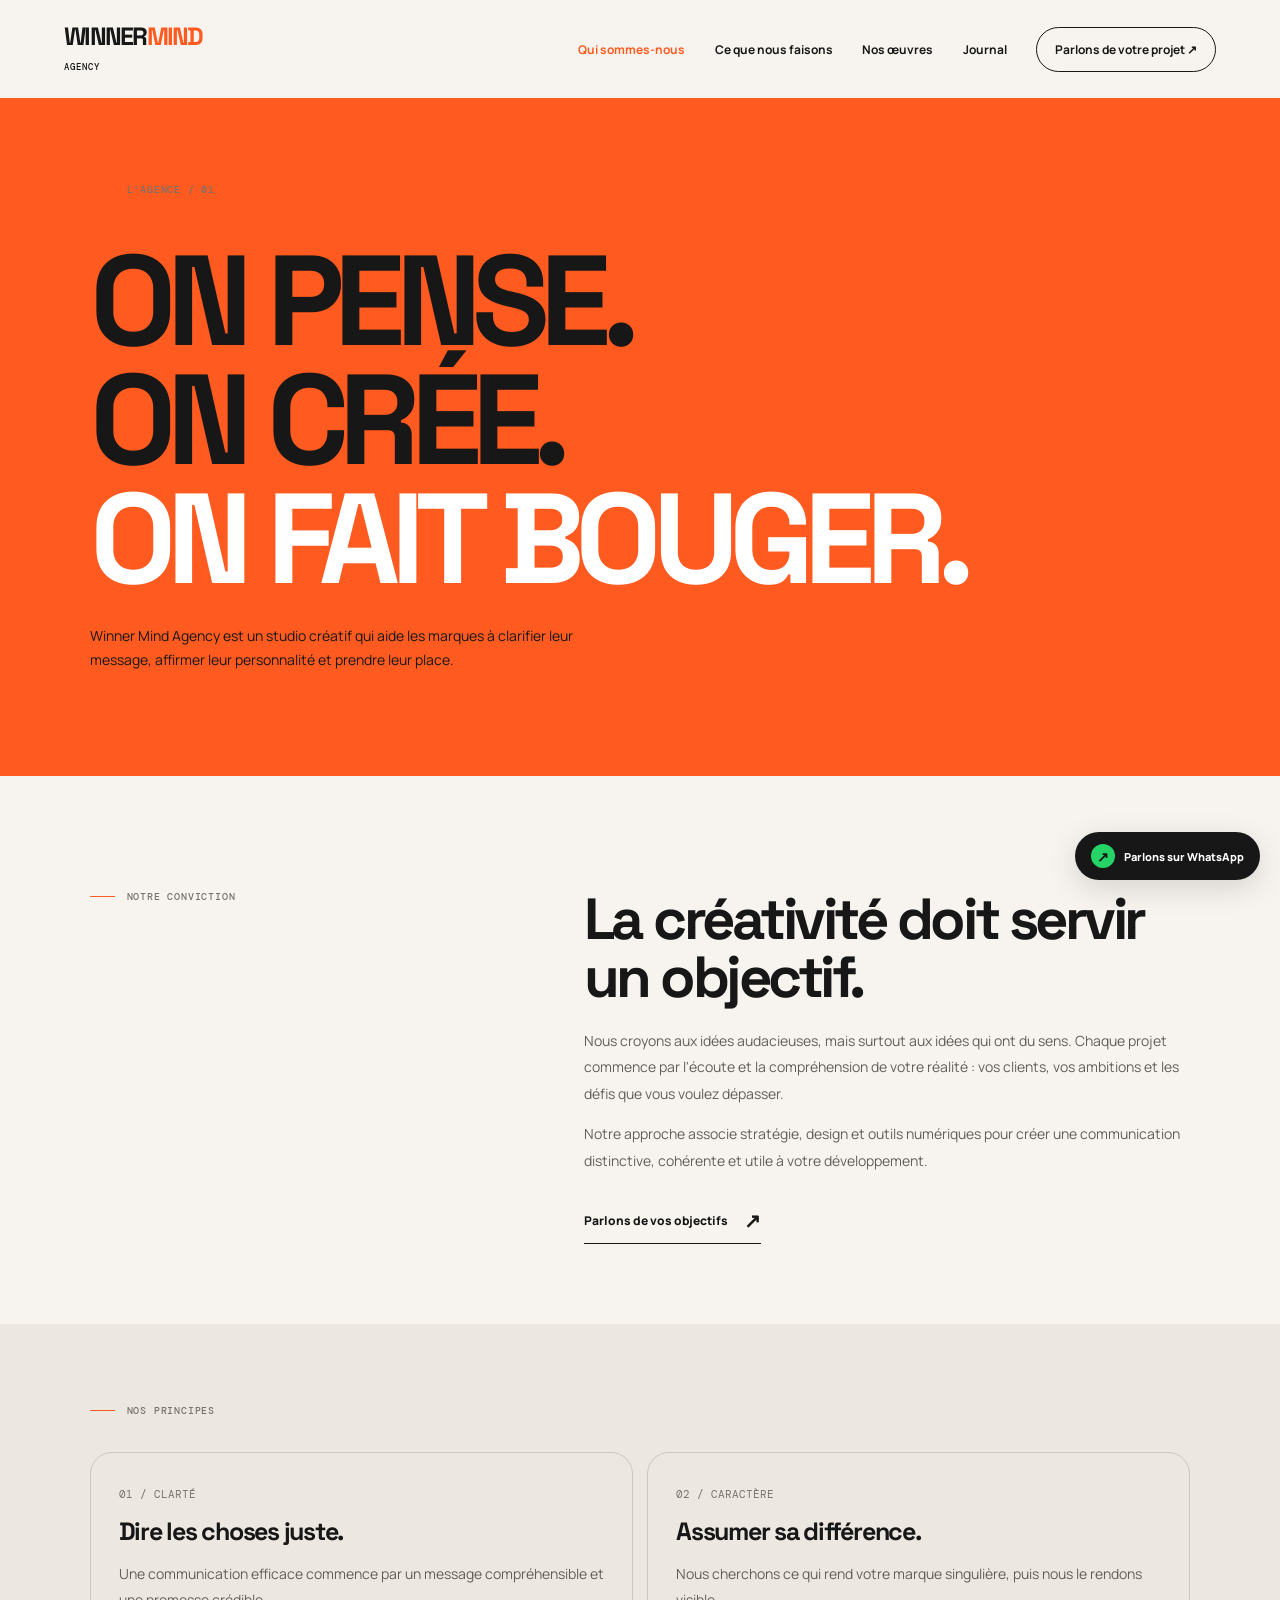
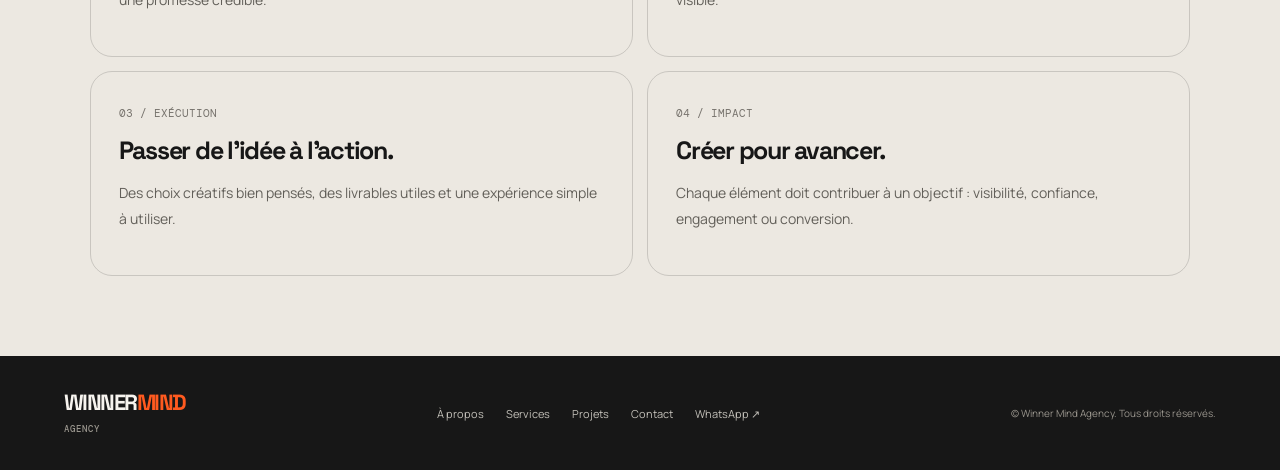
<file: about.html>
<!doctype html>
<html lang="fr"><head><meta charset="utf-8"><meta name="viewport" content="width=device-width,initial-scale=1"><meta name="theme-color" content="#ff5a1f"><meta name="description" content="Winner Mind Agency — stratégie de marque, création digitale, design et contenus qui font la différence."><title>Qui sommes-nous | Winner Mind Agency</title><link rel="stylesheet" href="styles.css"></head>
<body><header class="site-header">
  <a class="logo" href="index.html" aria-label="Winner Mind Agency accueil">WINNER<span class="logo-accent">MIND</span><br><small style="font:500 9px 'DM Mono',monospace;letter-spacing:.12em">AGENCY</small></a>
  <button class="menu-toggle" aria-label="Ouvrir le menu" aria-expanded="false">☰</button>
  <nav class="main-nav" aria-label="Navigation principale">
    <a href="about.html" data-page="about">Qui sommes-nous</a>
    <a href="services.html" data-page="services">Ce que nous faisons</a>
    <a href="projects.html" data-page="projects">Nos œuvres</a>
    <a href="blog.html" data-page="blog">Journal</a>
    <a class="nav-contact" href="contact.html" data-page="contact">Parlons de votre projet ↗</a>
  </nav>
</header>
<script>document.querySelectorAll('.main-nav [data-page]').forEach(a=>{if(a.dataset.page==='about')a.classList.add('active')})</script>
<main><section class="page-hero"><div class="section-label">L'agence / 01</div><div class="page-heading"><h1>ON PENSE.<br>ON CRÉE.<br><span style="color:#fff">ON FAIT BOUGER.</span></h1><p>Winner Mind Agency est un studio créatif qui aide les marques à clarifier leur message, affirmer leur personnalité et prendre leur place.</p></div></section><section class="page-body"><div class="intro-layout"><div><div class="section-label">Notre conviction</div></div><div><h2>La créativité doit servir un objectif.</h2><p>Nous croyons aux idées audacieuses, mais surtout aux idées qui ont du sens. Chaque projet commence par l'écoute et la compréhension de votre réalité : vos clients, vos ambitions et les défis que vous voulez dépasser.</p><p>Notre approche associe stratégie, design et outils numériques pour créer une communication distinctive, cohérente et utile à votre développement.</p><a class="text-link" href="contact.html">Parlons de vos objectifs <span>↗</span></a></div></div></section><section class="page-body" style="background:#ece8e1"><div class="section-label">Nos principes</div><div class="page-grid"><article class="page-card"><span class="project-number">01 / CLARTÉ</span><h3>Dire les choses juste.</h3><p>Une communication efficace commence par un message compréhensible et une promesse crédible.</p></article><article class="page-card"><span class="project-number">02 / CARACTÈRE</span><h3>Assumer sa différence.</h3><p>Nous cherchons ce qui rend votre marque singulière, puis nous le rendons visible.</p></article><article class="page-card"><span class="project-number">03 / EXÉCUTION</span><h3>Passer de l'idée à l'action.</h3><p>Des choix créatifs bien pensés, des livrables utiles et une expérience simple à utiliser.</p></article><article class="page-card"><span class="project-number">04 / IMPACT</span><h3>Créer pour avancer.</h3><p>Chaque élément doit contribuer à un objectif : visibilité, confiance, engagement ou conversion.</p></article></div></section></main>
<footer class="site-footer">
  <a class="footer-logo" href="index.html">WINNER<span class="logo-accent">MIND</span><br><small style="font:500 9px 'DM Mono',monospace;letter-spacing:.12em">AGENCY</small></a>
  <div class="footer-links"><a href="about.html">À propos</a><a href="services.html">Services</a><a href="projects.html">Projets</a><a href="contact.html">Contact</a><a href="https://wa.me/237655600697" target="_blank" rel="noopener">WhatsApp ↗</a></div>
  <small>© <span data-year></span> Winner Mind Agency. Tous droits réservés.</small>
</footer><a class="whatsapp-float" href="https://wa.me/237655600697?text=Bonjour%20Winner%20Mind%20Agency%2C%20je%20souhaite%20parler%20de%20mon%20projet." target="_blank" rel="noopener" aria-label="Contacter Winner Mind Agency sur WhatsApp"><span class="whatsapp-icon">↗</span><span class="whatsapp-text">Parlons sur WhatsApp</span></a><script src="script.js"></script></body></html>
</file>
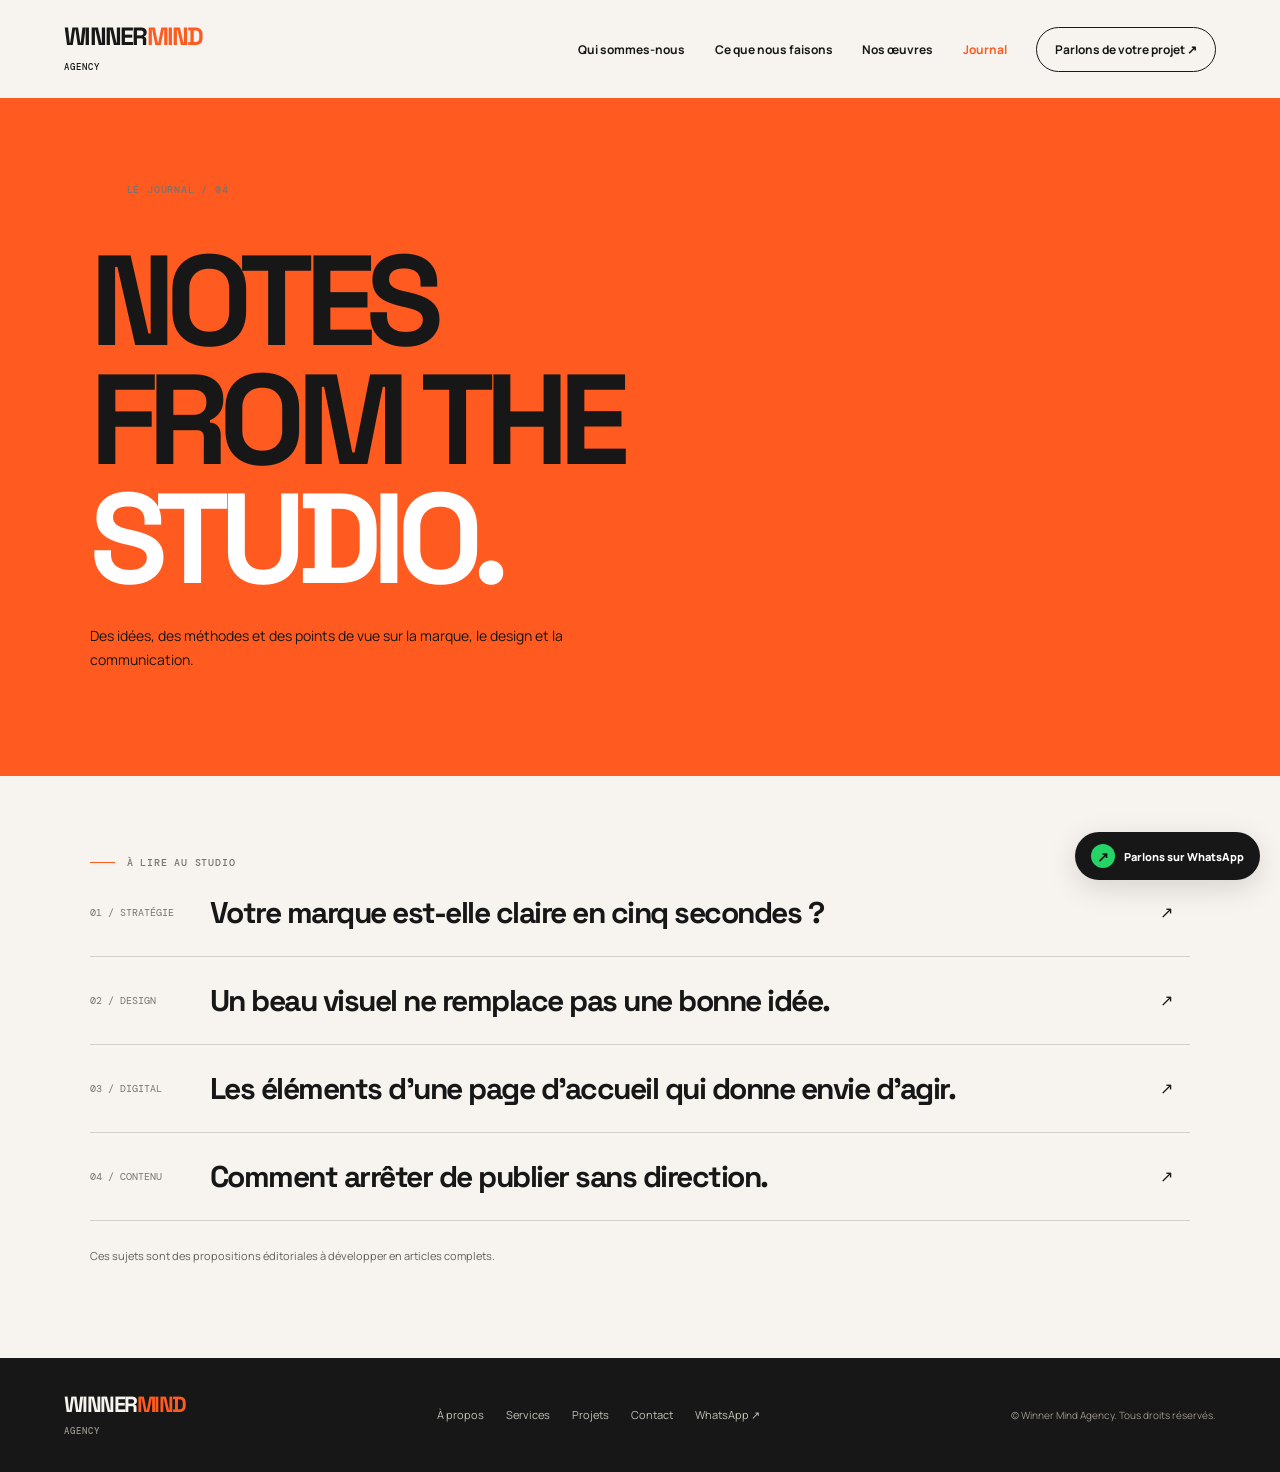
<file: blog.html>
<!doctype html>
<html lang="fr"><head><meta charset="utf-8"><meta name="viewport" content="width=device-width,initial-scale=1"><meta name="theme-color" content="#ff5a1f"><meta name="description" content="Winner Mind Agency — stratégie de marque, création digitale, design et contenus qui font la différence."><title>Journal | Winner Mind Agency</title><link rel="stylesheet" href="styles.css"></head>
<body><header class="site-header">
  <a class="logo" href="index.html" aria-label="Winner Mind Agency accueil">WINNER<span class="logo-accent">MIND</span><br><small style="font:500 9px 'DM Mono',monospace;letter-spacing:.12em">AGENCY</small></a>
  <button class="menu-toggle" aria-label="Ouvrir le menu" aria-expanded="false">☰</button>
  <nav class="main-nav" aria-label="Navigation principale">
    <a href="about.html" data-page="about">Qui sommes-nous</a>
    <a href="services.html" data-page="services">Ce que nous faisons</a>
    <a href="projects.html" data-page="projects">Nos œuvres</a>
    <a href="blog.html" data-page="blog">Journal</a>
    <a class="nav-contact" href="contact.html" data-page="contact">Parlons de votre projet ↗</a>
  </nav>
</header>
<script>document.querySelectorAll('.main-nav [data-page]').forEach(a=>{if(a.dataset.page==='blog')a.classList.add('active')})</script>
<main><section class="page-hero"><div class="section-label">Le journal / 04</div><div class="page-heading"><h1>NOTES<br>FROM THE<br><span style="color:#fff">STUDIO.</span></h1><p>Des idées, des méthodes et des points de vue sur la marque, le design et la communication.</p></div></section><section class="page-body"><div class="section-label">À lire au studio</div><article class="blog-item"><small>01 / STRATÉGIE</small><h3>Votre marque est-elle claire en cinq secondes ?</h3><span>↗</span></article><article class="blog-item"><small>02 / DESIGN</small><h3>Un beau visuel ne remplace pas une bonne idée.</h3><span>↗</span></article><article class="blog-item"><small>03 / DIGITAL</small><h3>Les éléments d'une page d'accueil qui donne envie d'agir.</h3><span>↗</span></article><article class="blog-item"><small>04 / CONTENU</small><h3>Comment arrêter de publier sans direction.</h3><span>↗</span></article><p style="margin-top:25px;font-size:11px">Ces sujets sont des propositions éditoriales à développer en articles complets.</p></section></main>
<footer class="site-footer">
  <a class="footer-logo" href="index.html">WINNER<span class="logo-accent">MIND</span><br><small style="font:500 9px 'DM Mono',monospace;letter-spacing:.12em">AGENCY</small></a>
  <div class="footer-links"><a href="about.html">À propos</a><a href="services.html">Services</a><a href="projects.html">Projets</a><a href="contact.html">Contact</a><a href="https://wa.me/237655600697" target="_blank" rel="noopener">WhatsApp ↗</a></div>
  <small>© <span data-year></span> Winner Mind Agency. Tous droits réservés.</small>
</footer><a class="whatsapp-float" href="https://wa.me/237655600697?text=Bonjour%20Winner%20Mind%20Agency%2C%20je%20souhaite%20parler%20de%20mon%20projet." target="_blank" rel="noopener" aria-label="Contacter Winner Mind Agency sur WhatsApp"><span class="whatsapp-icon">↗</span><span class="whatsapp-text">Parlons sur WhatsApp</span></a><script src="script.js"></script></body></html>
</file>
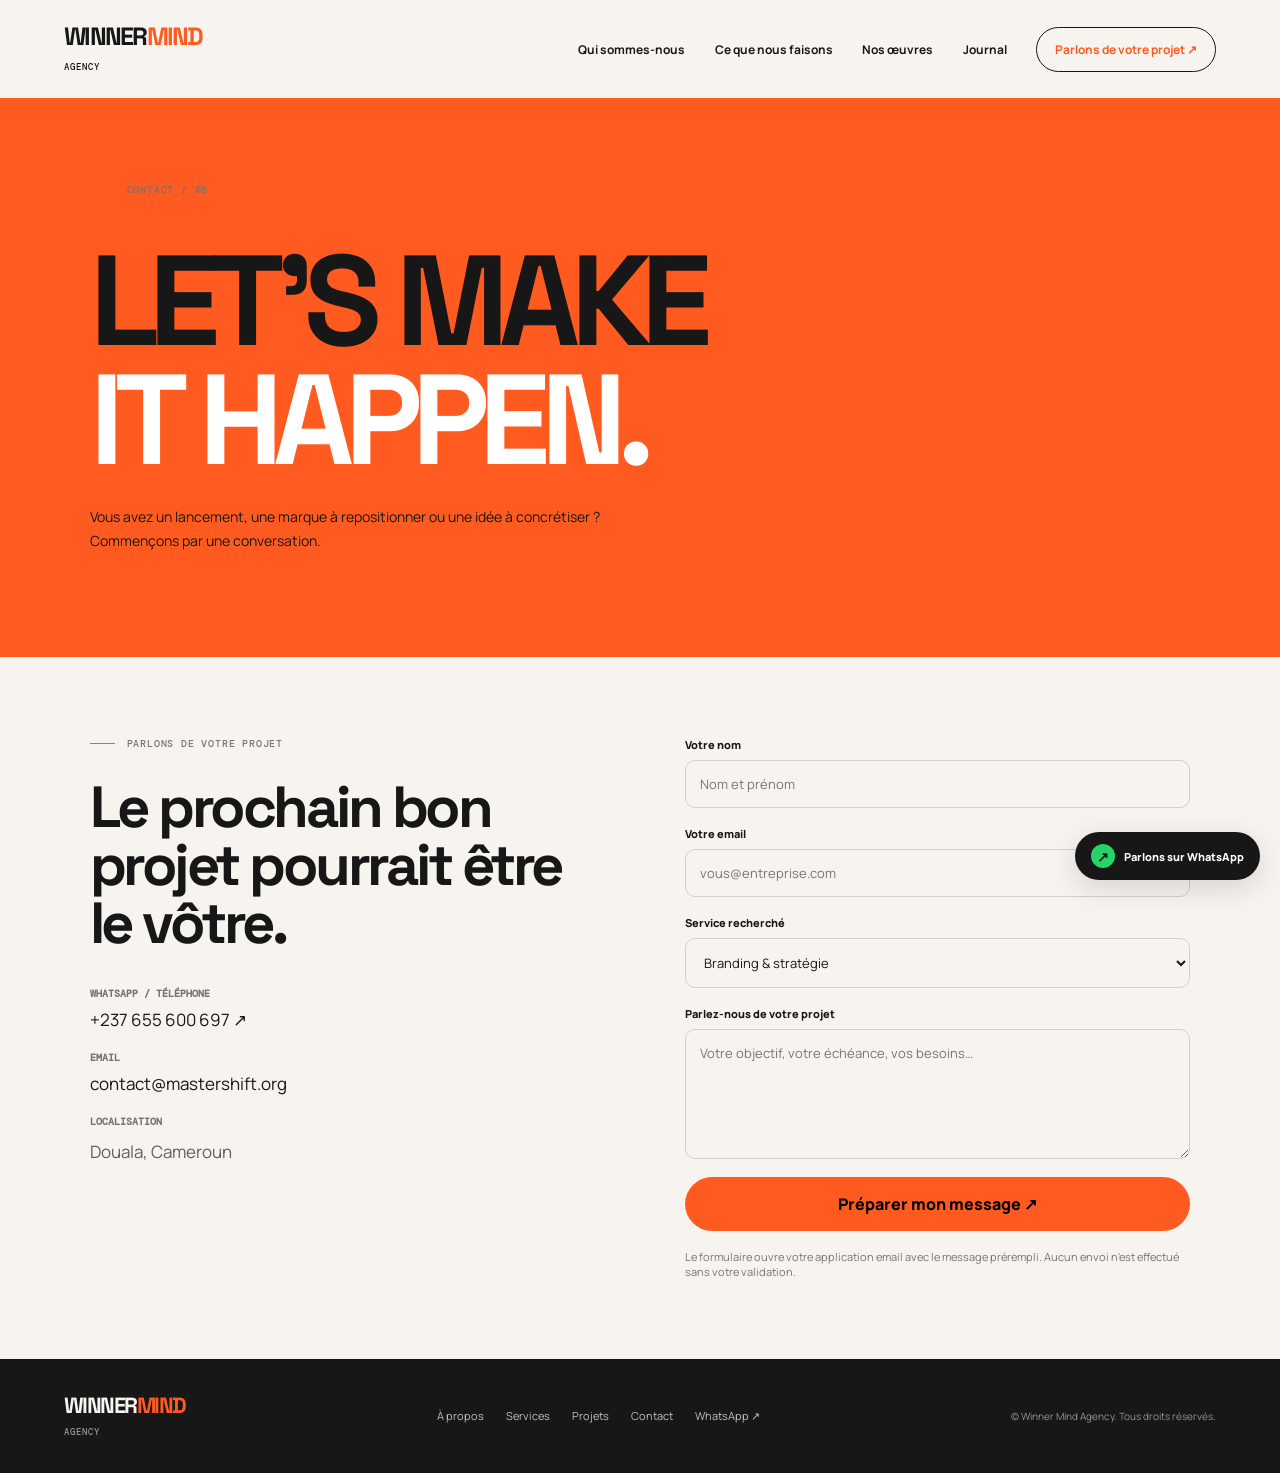
<file: contact.html>
<!doctype html>
<html lang="fr"><head><meta charset="utf-8"><meta name="viewport" content="width=device-width,initial-scale=1"><meta name="theme-color" content="#ff5a1f"><meta name="description" content="Winner Mind Agency — stratégie de marque, création digitale, design et contenus qui font la différence."><title>Contact | Winner Mind Agency</title><link rel="stylesheet" href="styles.css"></head>
<body><header class="site-header">
  <a class="logo" href="index.html" aria-label="Winner Mind Agency accueil">WINNER<span class="logo-accent">MIND</span><br><small style="font:500 9px 'DM Mono',monospace;letter-spacing:.12em">AGENCY</small></a>
  <button class="menu-toggle" aria-label="Ouvrir le menu" aria-expanded="false">☰</button>
  <nav class="main-nav" aria-label="Navigation principale">
    <a href="about.html" data-page="about">Qui sommes-nous</a>
    <a href="services.html" data-page="services">Ce que nous faisons</a>
    <a href="projects.html" data-page="projects">Nos œuvres</a>
    <a href="blog.html" data-page="blog">Journal</a>
    <a class="nav-contact" href="contact.html" data-page="contact">Parlons de votre projet ↗</a>
  </nav>
</header>
<script>document.querySelectorAll('.main-nav [data-page]').forEach(a=>{if(a.dataset.page==='contact')a.classList.add('active')})</script>
<main><section class="page-hero"><div class="section-label">Contact / 05</div><div class="page-heading"><h1>LET'S MAKE<br><span style="color:#fff">IT HAPPEN.</span></h1><p>Vous avez un lancement, une marque à repositionner ou une idée à concrétiser ? Commençons par une conversation.</p></div></section><section class="page-body"><div class="contact-layout"><div><div class="section-label">Parlons de votre projet</div><h2 style="margin-top:28px">Le prochain bon projet pourrait être le vôtre.</h2><div class="contact-details" style="margin-top:35px"><div><strong>WhatsApp / Téléphone</strong><a href="https://wa.me/237655600697" target="_blank" rel="noopener">+237 655 600 697 ↗</a></div><div><strong>Email</strong><a href="mailto:contact@mastershift.org">contact@mastershift.org</a></div><div><strong>Localisation</strong><p>Douala, Cameroun</p></div></div></div><form class="contact-form"><label>Votre nom<input name="name" autocomplete="name" required placeholder="Nom et prénom"></label><label>Votre email<input name="email" type="email" autocomplete="email" required placeholder="vous@entreprise.com"></label><label>Service recherché<select name="service"><option>Branding & stratégie</option><option>Création web & digitale</option><option>Production créative / vidéo</option><option>Social media & campagnes</option><option>Communication d'entreprise</option><option>Autre demande</option></select></label><label>Parlez-nous de votre projet<textarea name="message" required placeholder="Votre objectif, votre échéance, vos besoins…"></textarea></label><button type="submit">Préparer mon message ↗</button><span class="form-note">Le formulaire ouvre votre application email avec le message prérempli. Aucun envoi n'est effectué sans votre validation.</span></form></div></section></main>
<footer class="site-footer">
  <a class="footer-logo" href="index.html">WINNER<span class="logo-accent">MIND</span><br><small style="font:500 9px 'DM Mono',monospace;letter-spacing:.12em">AGENCY</small></a>
  <div class="footer-links"><a href="about.html">À propos</a><a href="services.html">Services</a><a href="projects.html">Projets</a><a href="contact.html">Contact</a><a href="https://wa.me/237655600697" target="_blank" rel="noopener">WhatsApp ↗</a></div>
  <small>© <span data-year></span> Winner Mind Agency. Tous droits réservés.</small>
</footer><a class="whatsapp-float" href="https://wa.me/237655600697?text=Bonjour%20Winner%20Mind%20Agency%2C%20je%20souhaite%20parler%20de%20mon%20projet." target="_blank" rel="noopener" aria-label="Contacter Winner Mind Agency sur WhatsApp"><span class="whatsapp-icon">↗</span><span class="whatsapp-text">Parlons sur WhatsApp</span></a><script src="script.js"></script></body></html>
</file>
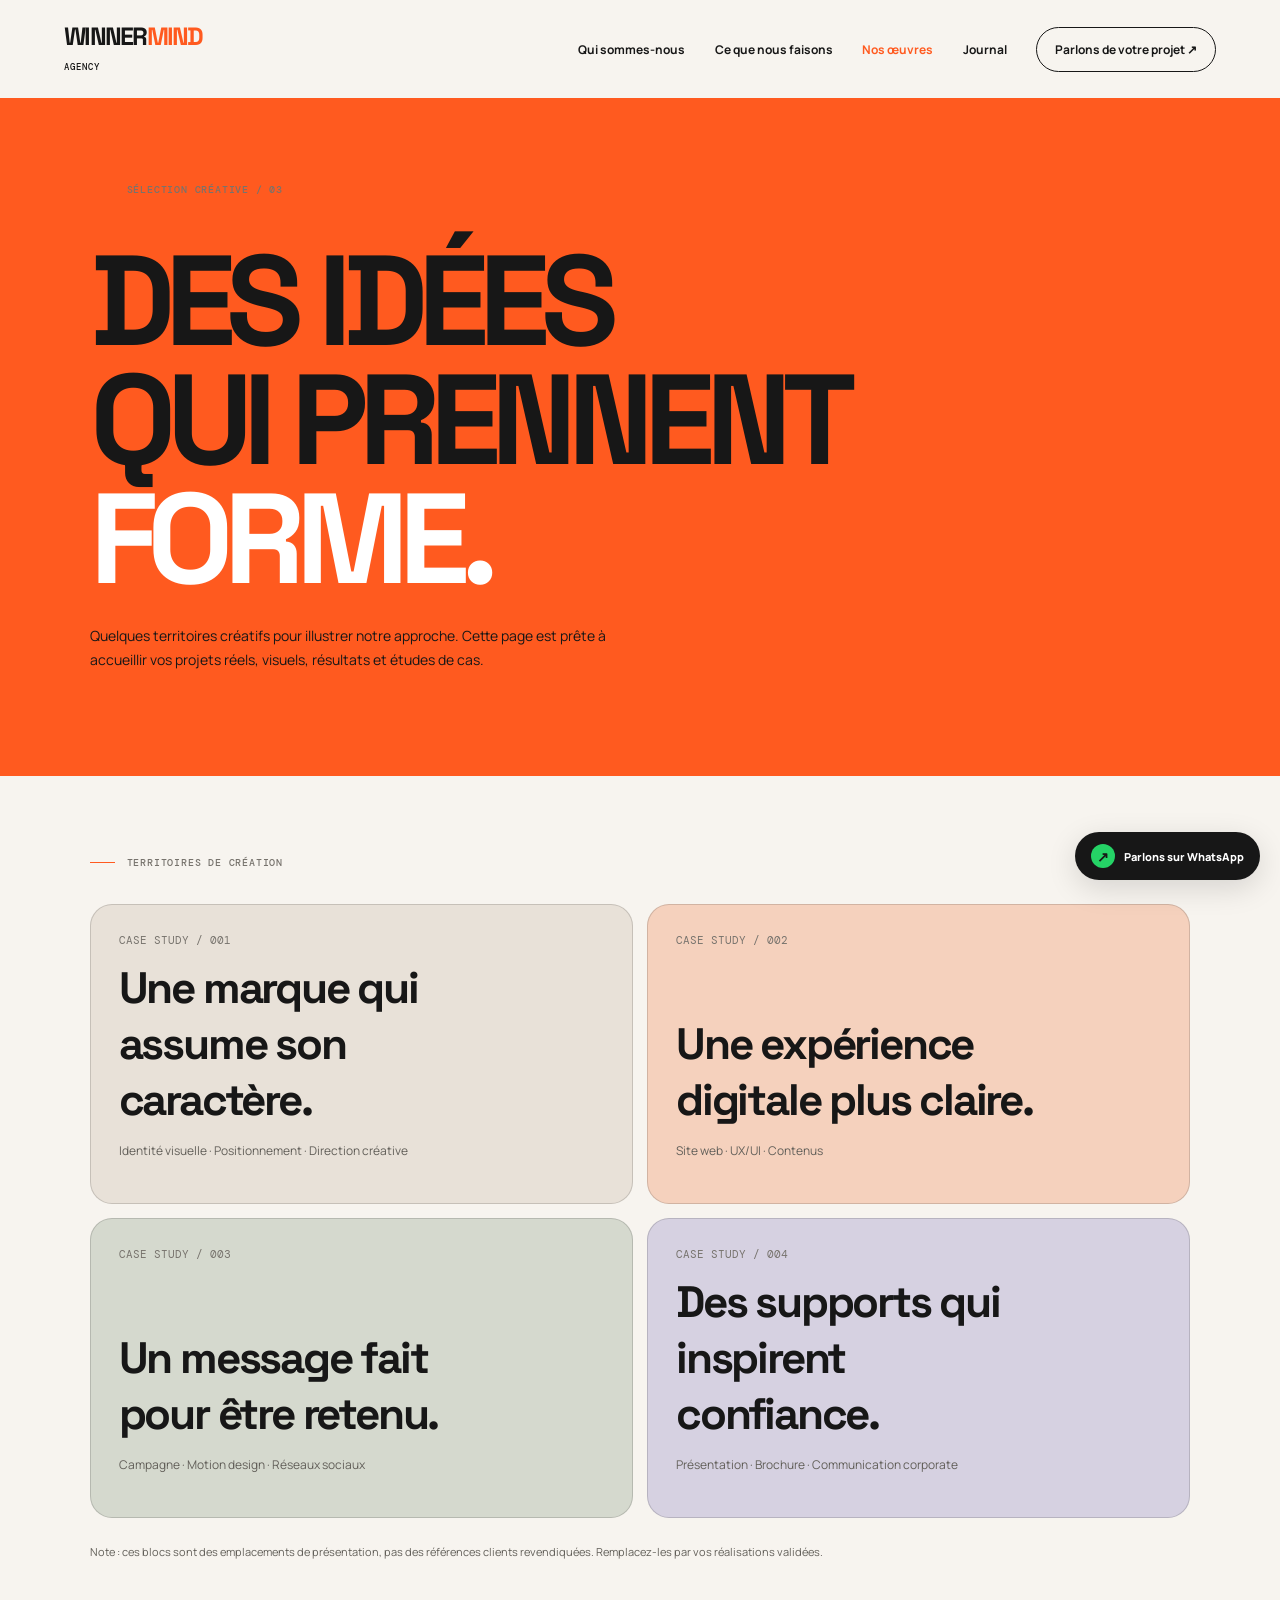
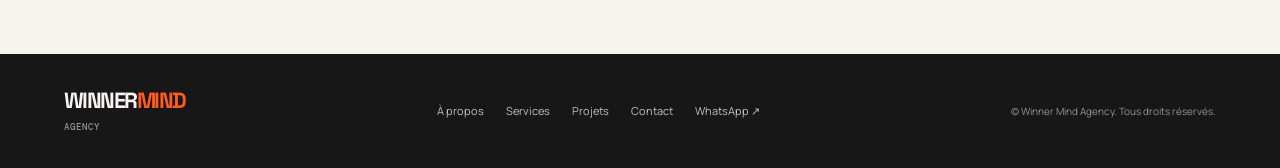
<file: projects.html>
<!doctype html>
<html lang="fr"><head><meta charset="utf-8"><meta name="viewport" content="width=device-width,initial-scale=1"><meta name="theme-color" content="#ff5a1f"><meta name="description" content="Winner Mind Agency — stratégie de marque, création digitale, design et contenus qui font la différence."><title>Nos œuvres | Winner Mind Agency</title><link rel="stylesheet" href="styles.css"></head>
<body><header class="site-header">
  <a class="logo" href="index.html" aria-label="Winner Mind Agency accueil">WINNER<span class="logo-accent">MIND</span><br><small style="font:500 9px 'DM Mono',monospace;letter-spacing:.12em">AGENCY</small></a>
  <button class="menu-toggle" aria-label="Ouvrir le menu" aria-expanded="false">☰</button>
  <nav class="main-nav" aria-label="Navigation principale">
    <a href="about.html" data-page="about">Qui sommes-nous</a>
    <a href="services.html" data-page="services">Ce que nous faisons</a>
    <a href="projects.html" data-page="projects">Nos œuvres</a>
    <a href="blog.html" data-page="blog">Journal</a>
    <a class="nav-contact" href="contact.html" data-page="contact">Parlons de votre projet ↗</a>
  </nav>
</header>
<script>document.querySelectorAll('.main-nav [data-page]').forEach(a=>{if(a.dataset.page==='projects')a.classList.add('active')})</script>
<main><section class="page-hero"><div class="section-label">Sélection créative / 03</div><div class="page-heading"><h1>DES IDÉES<br>QUI PRENNENT<br><span style="color:#fff">FORME.</span></h1><p>Quelques territoires créatifs pour illustrer notre approche. Cette page est prête à accueillir vos projets réels, visuels, résultats et études de cas.</p></div></section><section class="page-body"><div class="section-label">Territoires de création</div><div class="page-grid"><article class="page-card project-card"><span class="project-number">CASE STUDY / 001</span><div><h3>Une marque qui assume son caractère.</h3><p>Identité visuelle · Positionnement · Direction créative</p></div></article><article class="page-card project-card"><span class="project-number">CASE STUDY / 002</span><div><h3>Une expérience digitale plus claire.</h3><p>Site web · UX/UI · Contenus</p></div></article><article class="page-card project-card"><span class="project-number">CASE STUDY / 003</span><div><h3>Un message fait pour être retenu.</h3><p>Campagne · Motion design · Réseaux sociaux</p></div></article><article class="page-card project-card"><span class="project-number">CASE STUDY / 004</span><div><h3>Des supports qui inspirent confiance.</h3><p>Présentation · Brochure · Communication corporate</p></div></article></div><p style="margin-top:24px;font-size:11px">Note : ces blocs sont des emplacements de présentation, pas des références clients revendiquées. Remplacez-les par vos réalisations validées.</p></section></main>
<footer class="site-footer">
  <a class="footer-logo" href="index.html">WINNER<span class="logo-accent">MIND</span><br><small style="font:500 9px 'DM Mono',monospace;letter-spacing:.12em">AGENCY</small></a>
  <div class="footer-links"><a href="about.html">À propos</a><a href="services.html">Services</a><a href="projects.html">Projets</a><a href="contact.html">Contact</a><a href="https://wa.me/237655600697" target="_blank" rel="noopener">WhatsApp ↗</a></div>
  <small>© <span data-year></span> Winner Mind Agency. Tous droits réservés.</small>
</footer><a class="whatsapp-float" href="https://wa.me/237655600697?text=Bonjour%20Winner%20Mind%20Agency%2C%20je%20souhaite%20parler%20de%20mon%20projet." target="_blank" rel="noopener" aria-label="Contacter Winner Mind Agency sur WhatsApp"><span class="whatsapp-icon">↗</span><span class="whatsapp-text">Parlons sur WhatsApp</span></a><script src="script.js"></script></body></html>
</file>
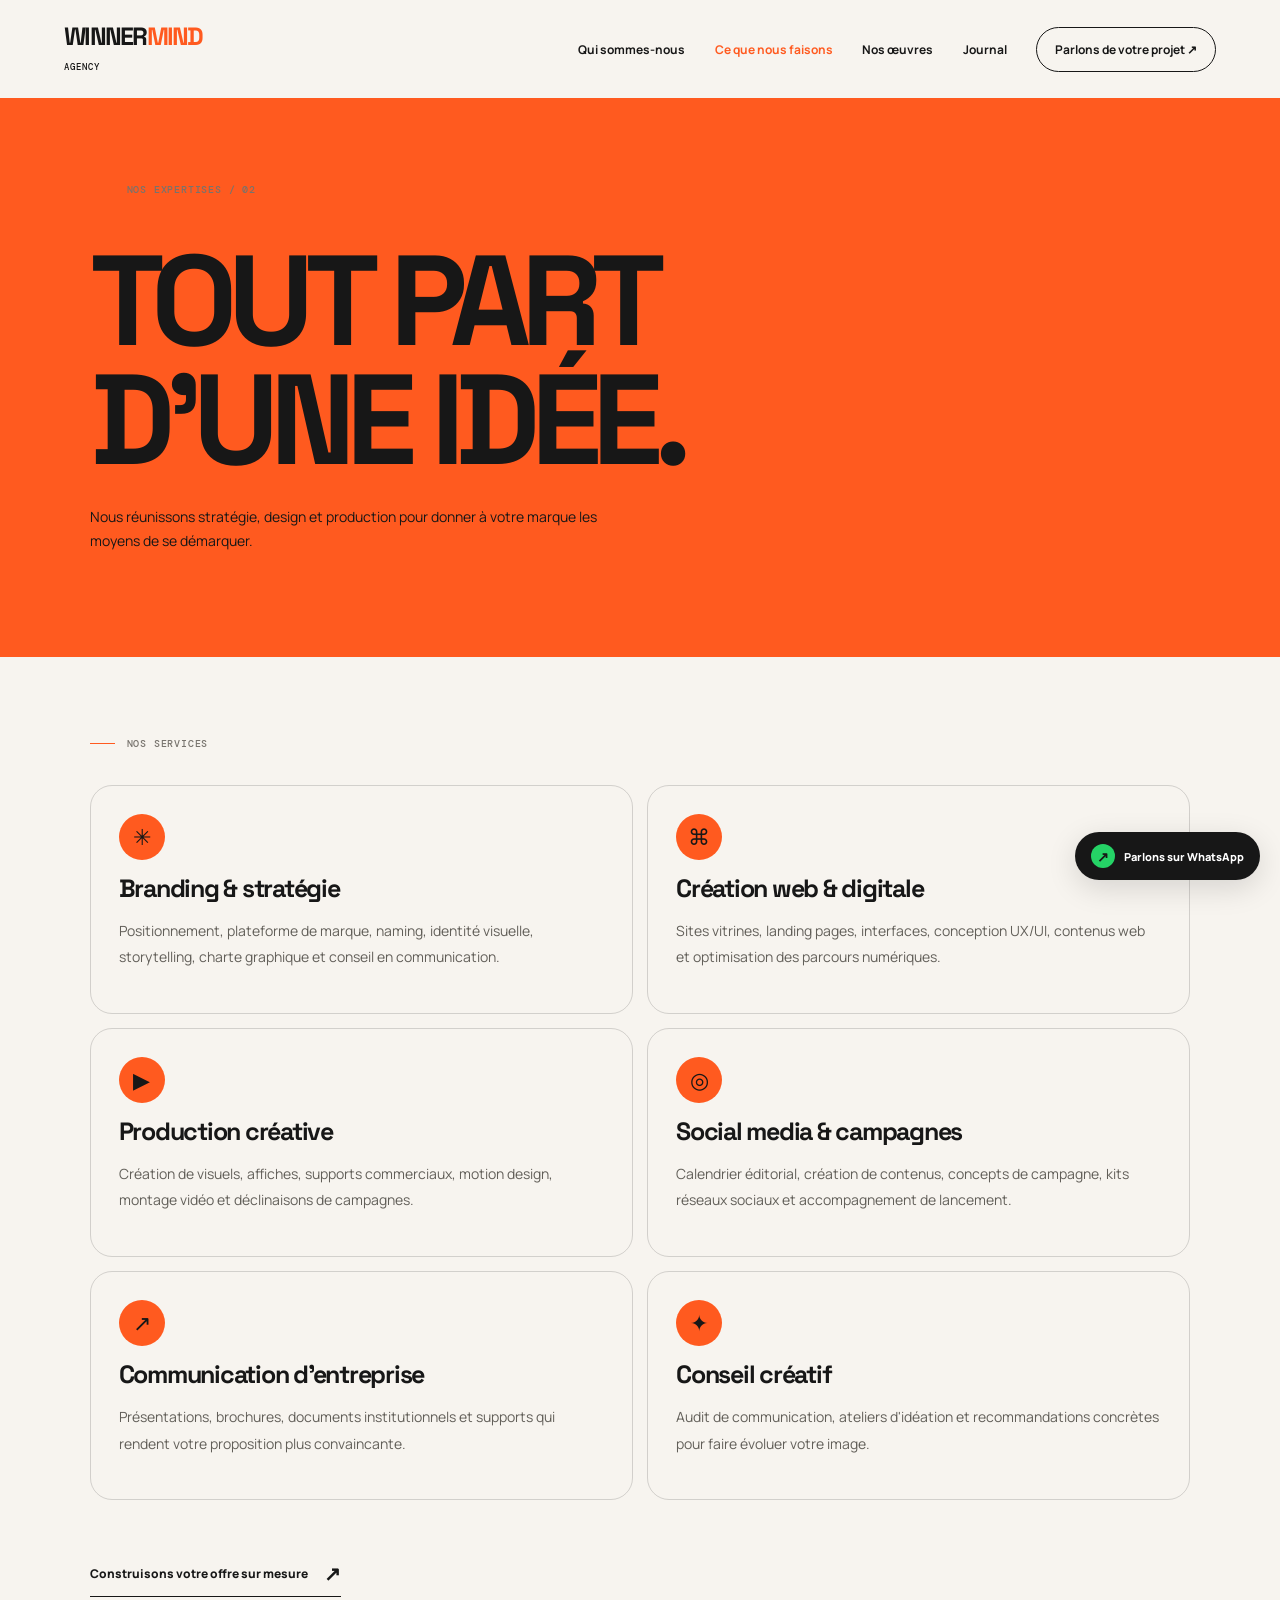
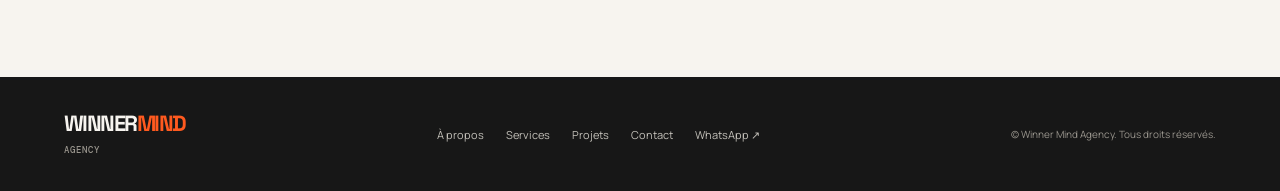
<file: services.html>
<!doctype html>
<html lang="fr"><head><meta charset="utf-8"><meta name="viewport" content="width=device-width,initial-scale=1"><meta name="theme-color" content="#ff5a1f"><meta name="description" content="Winner Mind Agency — stratégie de marque, création digitale, design et contenus qui font la différence."><title>Nos services | Winner Mind Agency</title><link rel="stylesheet" href="styles.css"></head>
<body><header class="site-header">
  <a class="logo" href="index.html" aria-label="Winner Mind Agency accueil">WINNER<span class="logo-accent">MIND</span><br><small style="font:500 9px 'DM Mono',monospace;letter-spacing:.12em">AGENCY</small></a>
  <button class="menu-toggle" aria-label="Ouvrir le menu" aria-expanded="false">☰</button>
  <nav class="main-nav" aria-label="Navigation principale">
    <a href="about.html" data-page="about">Qui sommes-nous</a>
    <a href="services.html" data-page="services">Ce que nous faisons</a>
    <a href="projects.html" data-page="projects">Nos œuvres</a>
    <a href="blog.html" data-page="blog">Journal</a>
    <a class="nav-contact" href="contact.html" data-page="contact">Parlons de votre projet ↗</a>
  </nav>
</header>
<script>document.querySelectorAll('.main-nav [data-page]').forEach(a=>{if(a.dataset.page==='services')a.classList.add('active')})</script>
<main><section class="page-hero"><div class="section-label">Nos expertises / 02</div><div class="page-heading"><h1>TOUT PART<br>D'UNE IDÉE.</h1><p>Nous réunissons stratégie, design et production pour donner à votre marque les moyens de se démarquer.</p></div></section><section class="page-body"><div class="section-label">Nos services</div><div class="page-grid"><article class="page-card"><span class="service-symbol">✳</span><h3>Branding & stratégie</h3><p>Positionnement, plateforme de marque, naming, identité visuelle, storytelling, charte graphique et conseil en communication.</p></article><article class="page-card"><span class="service-symbol">⌘</span><h3>Création web & digitale</h3><p>Sites vitrines, landing pages, interfaces, conception UX/UI, contenus web et optimisation des parcours numériques.</p></article><article class="page-card"><span class="service-symbol">▶</span><h3>Production créative</h3><p>Création de visuels, affiches, supports commerciaux, motion design, montage vidéo et déclinaisons de campagnes.</p></article><article class="page-card"><span class="service-symbol">◎</span><h3>Social media & campagnes</h3><p>Calendrier éditorial, création de contenus, concepts de campagne, kits réseaux sociaux et accompagnement de lancement.</p></article><article class="page-card"><span class="service-symbol">↗</span><h3>Communication d'entreprise</h3><p>Présentations, brochures, documents institutionnels et supports qui rendent votre proposition plus convaincante.</p></article><article class="page-card"><span class="service-symbol">✦</span><h3>Conseil créatif</h3><p>Audit de communication, ateliers d'idéation et recommandations concrètes pour faire évoluer votre image.</p></article></div><div style="margin-top:42px"><a class="text-link" href="contact.html">Construisons votre offre sur mesure <span>↗</span></a></div></section></main>
<footer class="site-footer">
  <a class="footer-logo" href="index.html">WINNER<span class="logo-accent">MIND</span><br><small style="font:500 9px 'DM Mono',monospace;letter-spacing:.12em">AGENCY</small></a>
  <div class="footer-links"><a href="about.html">À propos</a><a href="services.html">Services</a><a href="projects.html">Projets</a><a href="contact.html">Contact</a><a href="https://wa.me/237655600697" target="_blank" rel="noopener">WhatsApp ↗</a></div>
  <small>© <span data-year></span> Winner Mind Agency. Tous droits réservés.</small>
</footer><a class="whatsapp-float" href="https://wa.me/237655600697?text=Bonjour%20Winner%20Mind%20Agency%2C%20je%20souhaite%20parler%20de%20mon%20projet." target="_blank" rel="noopener" aria-label="Contacter Winner Mind Agency sur WhatsApp"><span class="whatsapp-icon">↗</span><span class="whatsapp-text">Parlons sur WhatsApp</span></a><script src="script.js"></script></body></html>
</file>
<file: styles.css>
@import url('https://fonts.googleapis.com/css2?family=DM+Mono:wght@400;500&family=Manrope:wght@400;500;600;700;800&family=Space+Grotesk:wght@400;500;600;700&display=swap');
:root{--orange:#ff5a1f;--orange2:#ff7b35;--ink:#171717;--paper:#f7f4ef;--white:#fff;--muted:#77736d;--line:rgba(23,23,23,.16);--radius:22px}
*{box-sizing:border-box}html{scroll-behavior:smooth}body{margin:0;background:var(--paper);color:var(--ink);font-family:Manrope,Arial,sans-serif}a{color:inherit;text-decoration:none}img{display:block;max-width:100%}button{font:inherit}.site-header{position:relative;z-index:5;display:flex;align-items:center;justify-content:space-between;gap:24px;padding:24px clamp(20px,5vw,76px);background:var(--paper)}.logo,.footer-logo{font-family:"Space Grotesk",sans-serif;font-weight:700;letter-spacing:-.07em;font-size:25px;line-height:1}.logo-accent{color:var(--orange)}.main-nav{display:flex;align-items:center;gap:clamp(16px,2.3vw,34px);font-size:12px;font-weight:700}.main-nav a{transition:color .2s}.main-nav a:hover,.main-nav a.active{color:var(--orange)}.nav-contact{padding:13px 18px;border:1px solid var(--ink);border-radius:99px}.nav-contact:hover{background:var(--ink);color:var(--white)!important}.menu-toggle{display:none;border:0;background:transparent;font-size:26px}.hero{min-height:670px;position:relative;overflow:hidden;background:var(--orange);padding:32px clamp(20px,5vw,76px) 28px;isolation:isolate}.hero:before{content:"";position:absolute;z-index:-1;width:54vw;height:54vw;max-width:780px;max-height:780px;border:1px solid rgba(255,255,255,.3);border-radius:50%;right:-7vw;top:-13vw}.hero:after{content:"";position:absolute;z-index:-1;width:40vw;height:40vw;border:1px solid rgba(23,23,23,.2);border-radius:50%;right:0;bottom:-31vw}.hero-topline,.hero-bottom,.hero-footer{display:flex;justify-content:space-between;align-items:center;gap:18px}.availability,.hero-edition,.eyebrow,.hero-index,.art-label,.art-side-text,.section-label,.hero-footer,.hero-period,.scroll-down{font:500 10px "DM Mono",monospace;letter-spacing:.08em;text-transform:uppercase}.availability{display:flex;align-items:center;gap:9px}.availability:before{content:"";width:7px;height:7px;border-radius:50%;background:#fff;box-shadow:0 0 0 4px rgba(255,255,255,.2)}.hero-content{position:relative;z-index:2;max-width:850px;margin-top:80px}.hero-copy{position:relative;max-width:820px}.eyebrow{margin:0 0 20px}.hero h1{position:relative;z-index:2;max-width:880px;margin:0;font-family:"Space Grotesk",sans-serif;font-size:clamp(56px,8.5vw,124px);line-height:.86;letter-spacing:-.085em;font-weight:700;text-transform:uppercase}.hero h1 span{display:block}.hero h1 .outline{-webkit-text-stroke:1.5px var(--ink);color:transparent}.hero-period{display:inline-block;margin-top:24px;border-bottom:1px solid rgba(23,23,23,.45);padding-bottom:7px}.hero-bottom{position:relative;z-index:3;margin-top:56px;max-width:760px}.hero-bottom p{max-width:280px;font-size:13px;line-height:1.6}.round-cta{display:flex;align-items:center;justify-content:center;flex-shrink:0;width:92px;height:92px;border-radius:50%;background:var(--ink);color:var(--white);font-size:11px;font-weight:700;text-align:center;transition:transform .25s,background .25s}.round-cta:hover{transform:rotate(-12deg) scale(1.06);background:#fff;color:var(--ink)}.hero-art{position:absolute;z-index:1;right:5%;bottom:0;width:min(40%,500px);height:86%;display:flex;align-items:flex-end;justify-content:center;pointer-events:none}.hero-character{position:relative;z-index:2;width:100%;height:100%;object-fit:contain;object-position:center bottom;filter:drop-shadow(0 18px 15px rgba(20,20,20,.1));animation:floatIn .9s ease-out both}.art-ring{position:absolute;left:2%;bottom:7%;width:92%;aspect-ratio:1;border:1px solid rgba(255,255,255,.5);border-radius:50%}.ring-one{transform:scale(.82)}.ring-two{transform:scale(1.08);border-color:rgba(23,23,23,.25)}.art-label{position:absolute;z-index:3;right:0;top:25%;transform:rotate(90deg);transform-origin:right;white-space:nowrap}.art-stamp{position:absolute;z-index:4;left:0;bottom:16%;width:80px;height:80px;border-radius:50%;background:var(--paper);display:grid;place-items:center;text-align:center;font-size:10px;font-weight:800;line-height:1.15;transform:rotate(-12deg)}.art-side-text{position:absolute;z-index:4;left:-5%;top:40%;writing-mode:vertical-rl}.hero-footer{position:absolute;left:clamp(20px,5vw,76px);right:clamp(20px,5vw,76px);bottom:22px;z-index:4}.hero-footer span{max-width:30%}.hero-sun{position:absolute;right:44%;top:14%;width:58px;height:58px;border:1px solid rgba(23,23,23,.4);border-radius:50%;display:grid;place-items:center;font-size:24px;animation:spin 20s linear infinite}.section-wrap{padding:100px clamp(20px,7vw,110px)}.section-label{display:flex;align-items:center;gap:12px;color:var(--muted)}.section-label:before{content:"";width:25px;height:1px;background:var(--orange)}.intro-layout{display:grid;grid-template-columns:.8fr 1.2fr;gap:7vw;margin-top:34px}.intro-copy{max-width:760px}.intro-lead{font-family:"Space Grotesk",sans-serif;font-size:clamp(30px,4.4vw,62px);line-height:1.04;letter-spacing:-.06em;margin:0 0 28px}.intro-copy p:not(.intro-lead){max-width:580px;color:#625f59;line-height:1.8;font-size:14px}.text-link{display:inline-flex;align-items:center;gap:16px;margin-top:18px;padding-bottom:9px;border-bottom:1px solid var(--ink);font-size:12px;font-weight:800}.text-link span{font-size:20px;transition:transform .2s}.text-link:hover span{transform:translate(4px,-4px)}.services-section{background:#ece8e1}.section-title-row{display:flex;align-items:end;justify-content:space-between;gap:30px;margin:28px 0 44px}.section-title-row h2,.page-heading h1{font-family:"Space Grotesk",sans-serif;font-size:clamp(44px,7vw,88px);letter-spacing:-.075em;line-height:.93;margin:0;text-transform:uppercase}.section-title-row p{max-width:260px;font-size:13px;line-height:1.7;color:var(--muted)}.service-preview-grid{display:grid;grid-template-columns:repeat(3,1fr);gap:12px}.service-preview-card{min-height:255px;border:1px solid var(--line);padding:24px;border-radius:var(--radius);display:flex;flex-direction:column;transition:transform .25s,background .25s}.service-preview-card:hover{transform:translateY(-6px);background:var(--white)}.service-symbol{width:46px;height:46px;display:grid;place-items:center;border-radius:50%;background:var(--orange);font-size:22px;margin-bottom:auto}.service-preview-card h3{font-family:"Space Grotesk",sans-serif;font-size:24px;letter-spacing:-.05em;margin:32px 0 10px}.service-preview-card p{color:var(--muted);font-size:12px;line-height:1.7;max-width:290px}.card-arrow{align-self:flex-end;font-size:22px}.feature-work{background:var(--ink);color:var(--paper);padding:clamp(50px,8vw,115px) clamp(20px,7vw,110px);overflow:hidden}.feature-work-inner{display:grid;grid-template-columns:1fr 1fr;gap:6vw;align-items:center}.feature-work-copy h2{font-family:"Space Grotesk",sans-serif;font-size:clamp(44px,7vw,88px);letter-spacing:-.075em;line-height:.9;text-transform:uppercase;margin:28px 0}.feature-work-copy p{color:#b7b3ac;line-height:1.8;font-size:14px;max-width:430px}.light-cta{display:inline-block;background:var(--paper);color:var(--ink);padding:16px 21px;border-radius:99px;font-size:12px;font-weight:800;margin-top:18px}.feature-work-graphic{position:relative;min-height:370px;display:grid;place-items:center}.graphic-disc{width:min(34vw,350px);aspect-ratio:1;background:var(--orange);border-radius:50%;display:grid;place-items:center;color:var(--ink);font-family:"Space Grotesk";font-weight:700;font-size:clamp(36px,6vw,80px);letter-spacing:-.08em;transform:rotate(-12deg)}.graphic-tile{position:absolute;background:var(--paper);color:var(--ink);padding:18px 22px;font-size:11px;font-weight:800;box-shadow:0 20px 45px #0004}.tile-one{top:13%;left:4%;transform:rotate(-8deg)}.tile-two{bottom:15%;right:0;transform:rotate(7deg)}.graphic-orbit{position:absolute;width:100%;height:75%;border:1px solid #ffffff40;border-radius:50%;transform:rotate(-27deg)}.contact-strip{background:var(--orange);padding:46px clamp(20px,7vw,110px)}.contact-strip-row{display:flex;justify-content:space-between;align-items:center;gap:24px}.contact-strip h2{font-family:"Space Grotesk";font-size:clamp(30px,5vw,58px);line-height:1;letter-spacing:-.07em;margin:0;max-width:750px}.contact-button{border:1px solid var(--ink);padding:16px 22px;border-radius:99px;font-size:12px;font-weight:800;white-space:nowrap}.contact-button:hover{background:var(--ink);color:white}.site-footer{background:var(--ink);color:var(--paper);padding:35px clamp(20px,5vw,76px);display:flex;justify-content:space-between;align-items:center;gap:24px;flex-wrap:wrap}.footer-logo{font-size:22px}.footer-links{display:flex;gap:22px;flex-wrap:wrap;font-size:11px;color:#c3c0b9}.footer-links a:hover{color:var(--orange)}.site-footer small{font-size:10px;color:#99958d}.whatsapp-float{position:fixed;z-index:10;right:20px;bottom:20px;display:flex;align-items:center;gap:9px;background:#171717;color:#fff;padding:12px 16px;border-radius:99px;box-shadow:0 8px 30px #0002;font-size:11px;font-weight:800;animation:bob 3s ease-in-out infinite}.whatsapp-icon{display:grid;place-items:center;width:24px;height:24px;border-radius:50%;background:#25d366;color:#171717;font-size:14px}.page-hero{background:var(--orange);padding:85px clamp(20px,7vw,110px) 90px;min-height:390px}.page-heading{max-width:1100px;margin-top:45px}.page-heading h1{font-size:clamp(54px,10vw,130px)}.page-heading p{font-size:14px;line-height:1.7;max-width:520px;margin-top:26px}.page-body{padding:80px clamp(20px,7vw,110px)}.page-body h2{font-family:"Space Grotesk";font-size:clamp(30px,5vw,58px);letter-spacing:-.06em;line-height:1;margin:0 0 22px}.page-body p{color:#625f59;font-size:14px;line-height:1.9;max-width:750px}.page-grid{display:grid;grid-template-columns:repeat(2,1fr);gap:14px;margin-top:35px}.page-card{border:1px solid var(--line);padding:28px;border-radius:var(--radius);min-height:200px}.page-card h3{font-family:"Space Grotesk";font-size:25px;letter-spacing:-.05em;margin:12px 0}.project-card{background:#e8e1d8;min-height:300px;display:flex;flex-direction:column;justify-content:space-between}.project-card:nth-child(2){background:#f5d1bd}.project-card:nth-child(3){background:#d5d9ce}.project-card:nth-child(4){background:#d6d1e1}.project-number{font:11px "DM Mono";color:var(--muted)}.project-card h3{font-size:clamp(28px,4vw,44px);max-width:380px}.project-card p{font-size:12px}.blog-item{padding:24px 0;border-bottom:1px solid var(--line);display:grid;grid-template-columns:100px 1fr 30px;gap:20px;align-items:center}.blog-item small{font:10px "DM Mono";color:var(--muted)}.blog-item h3{font-family:"Space Grotesk";font-size:clamp(20px,3vw,30px);letter-spacing:-.05em;margin:0}.contact-layout{display:grid;grid-template-columns:1fr 1fr;gap:7vw}.contact-details{display:grid;gap:20px;align-content:start}.contact-details strong{display:block;font-size:10px;font-family:"DM Mono";text-transform:uppercase;color:var(--muted);margin-bottom:8px}.contact-details a,.contact-details p{font-size:17px;margin:0}.contact-form{display:grid;gap:18px}.contact-form label{display:grid;gap:8px;font-size:11px;font-weight:800}.contact-form input,.contact-form textarea,.contact-form select{width:100%;border:1px solid var(--line);background:transparent;border-radius:10px;padding:14px;font:13px Manrope;color:var(--ink)}.contact-form textarea{min-height:130px;resize:vertical}.contact-form button{border:0;background:var(--orange);border-radius:99px;padding:16px;font-weight:800;cursor:pointer}.form-note{font-size:11px;color:var(--muted)}.reveal{animation:fadeUp .7s ease both}@keyframes fadeUp{from{opacity:0;transform:translateY(18px)}to{opacity:1;transform:translateY(0)}}@keyframes floatIn{from{opacity:0;transform:translateY(30px)}to{opacity:1;transform:translateY(0)}}@keyframes spin{to{transform:rotate(360deg)}}@keyframes bob{0%,100%{transform:translateY(0)}50%{transform:translateY(-5px)}}@media(max-width:900px){.main-nav{gap:14px}.hero{min-height:650px}.hero-content{margin-top:70px}.hero-art{width:45%;right:1%;height:72%;opacity:.92}.hero h1{font-size:clamp(54px,9vw,90px);max-width:660px}.hero-bottom{max-width:62%}.intro-layout{grid-template-columns:1fr;gap:28px}.feature-work-inner{grid-template-columns:1fr}.feature-work-graphic{min-height:320px}.service-preview-grid{grid-template-columns:repeat(2,1fr)}}@media(max-width:680px){.site-header{padding:18px 20px}.logo{font-size:23px}.menu-toggle{display:block;position:relative;z-index:8}.main-nav{display:none;position:absolute;top:100%;left:0;right:0;background:var(--paper);padding:20px;box-shadow:0 15px 20px #0001;flex-direction:column;align-items:stretch}.main-nav.is-open{display:flex}.main-nav a{padding:10px 0}.main-nav .nav-contact{padding:12px 16px;text-align:center}.hero{min-height:730px;padding:25px 20px}.hero-topline{align-items:flex-start}.hero-edition{max-width:100px;text-align:right;line-height:1.5}.hero-content{margin-top:76px}.hero h1{font-size:clamp(52px,14vw,84px);max-width:100%;line-height:.9}.hero-art{right:-6%;width:68%;height:46%;opacity:.8}.hero-character{object-position:center bottom}.hero-sun{right:20%;top:18%;width:42px;height:42px}.hero-bottom{max-width:76%;margin-top:30px;align-items:flex-start}.hero-bottom p{max-width:210px;font-size:12px}.round-cta{width:70px;height:70px;font-size:10px}.hero-footer{left:20px;right:20px;bottom:18px}.hero-footer span{max-width:45%;font-size:8px}.art-stamp{width:60px;height:60px;font-size:8px}.art-side-text{display:none}.section-wrap{padding:70px 20px}.section-title-row{display:block}.section-title-row p{margin-top:20px}.service-preview-grid{grid-template-columns:1fr}.service-preview-card{min-height:210px}.feature-work{padding:70px 20px}.feature-work-graphic{min-height:270px}.graphic-disc{width:65vw}.contact-strip{padding:35px 20px}.contact-strip-row{align-items:flex-start;flex-direction:column}.site-footer{padding:28px 20px}.footer-links{gap:14px}.page-hero{padding:60px 20px;min-height:330px}.page-heading{margin-top:45px}.page-body{padding:60px 20px}.page-grid,.contact-layout{grid-template-columns:1fr}.blog-item{grid-template-columns:65px 1fr 20px;gap:12px}.whatsapp-float{right:12px;bottom:12px;padding:9px 12px}.whatsapp-text{display:none}}
</file>
